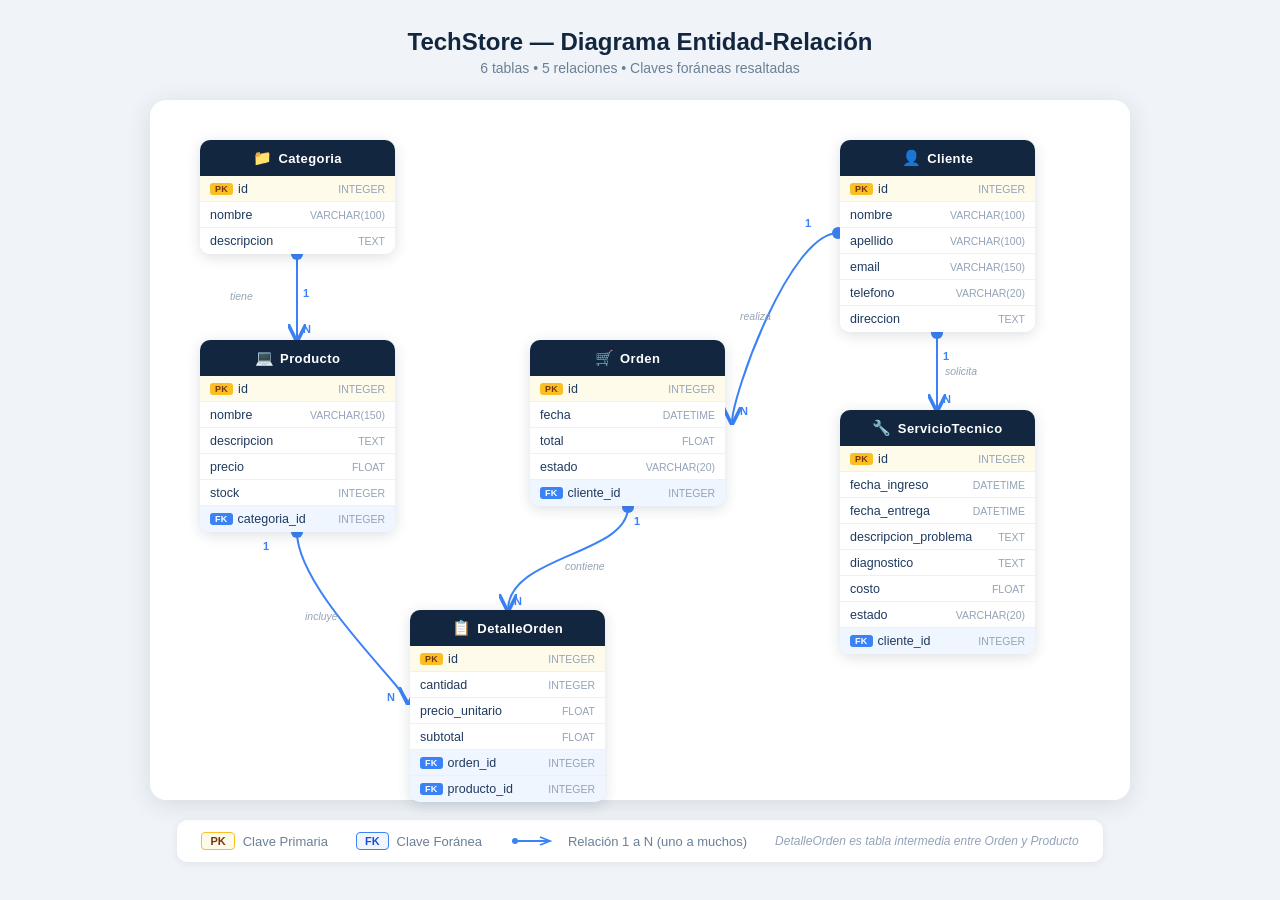
<file: diagrama_er.html>
<!DOCTYPE html>
<html lang="es">
<head>
  <meta charset="UTF-8">
  <title>TechStore — Diagrama Entidad-Relación</title>
  <style>
    * { box-sizing: border-box; margin: 0; padding: 0; }
    body {
      font-family: 'Segoe UI', sans-serif;
      background: #f0f4f8;
      min-height: 100vh;
      display: flex;
      flex-direction: column;
      align-items: center;
      padding: 28px 20px;
    }
    h1 { color: #12263f; font-size: 24px; font-weight: 800; margin-bottom: 4px; }
    .subtitle { color: #6b7f96; font-size: 14px; margin-bottom: 24px; }

    .card {
      background: white;
      border-radius: 16px;
      box-shadow: 0 4px 24px rgba(18,38,63,.12);
      padding: 0;
      overflow: visible;
    }

    /* ── Tablas ER ── */
    .er-table {
      position: absolute;
      width: 195px;
      border-radius: 10px;
      overflow: hidden;
      box-shadow: 0 3px 14px rgba(18,38,63,.15);
      font-size: 12.5px;
    }
    .er-header {
      background: #12263f;
      color: #fff;
      padding: 9px 12px;
      font-weight: 700;
      font-size: 13px;
      text-align: center;
      letter-spacing: .4px;
      display: flex;
      align-items: center;
      justify-content: center;
      gap: 6px;
    }
    .er-header .icon { font-size: 15px; }
    .er-row {
      padding: 5px 10px;
      border-bottom: 1px solid #edf0f5;
      background: #fff;
      display: flex;
      align-items: center;
      gap: 5px;
      height: 26px;
    }
    .er-row:last-child { border-bottom: none; }
    .er-row.pk { background: #fffbeb; }
    .er-row.fk { background: #eff6ff; }
    .badge {
      font-size: 9px;
      font-weight: 800;
      padding: 1px 5px;
      border-radius: 3px;
      flex-shrink: 0;
      letter-spacing: .3px;
    }
    .badge-pk { background: #fbbf24; color: #78350f; }
    .badge-fk { background: #3b82f6; color: #fff; }
    .fname { font-weight: 500; color: #1e3a5f; flex: 1; }
    .ftype { color: #94a3b8; font-size: 10.5px; }

    /* ── Leyenda ── */
    .legend {
      margin-top: 20px;
      display: flex;
      gap: 28px;
      align-items: center;
      font-size: 13px;
      color: #6b7f96;
      background: white;
      padding: 12px 24px;
      border-radius: 10px;
      box-shadow: 0 2px 8px rgba(0,0,0,.07);
    }
    .legend-item { display: flex; align-items: center; gap: 8px; }
    .legend-badge {
      padding: 2px 8px;
      border-radius: 4px;
      font-size: 11px;
      font-weight: 700;
    }
  </style>
</head>
<body>

  <h1>TechStore — Diagrama Entidad-Relación</h1>
  <p class="subtitle">6 tablas &bull; 5 relaciones &bull; Claves foráneas resaltadas</p>

  <div class="card" style="position:relative; width:980px; height:700px;">

    <!-- ══════════════════ SVG RELACIONES ══════════════════ -->
    <svg style="position:absolute;top:0;left:0;width:980px;height:700px;pointer-events:none;overflow:visible;">
      <defs>
        <!-- Flecha "muchos" -->
        <marker id="arr" markerWidth="9" markerHeight="9" refX="8" refY="4.5" orient="auto">
          <path d="M0,0 L9,4.5 L0,9" fill="none" stroke="#3b82f6" stroke-width="1.8" stroke-linejoin="round"/>
        </marker>
        <!-- Punto "uno" -->
        <marker id="dot" markerWidth="8" markerHeight="8" refX="4" refY="4" orient="auto">
          <circle cx="4" cy="4" r="3" fill="#3b82f6"/>
        </marker>
      </defs>

      <!-- ── 1) Categoria ──< Producto (vertical) ── -->
      <path d="M 147,154 L 147,240"
            fill="none" stroke="#3b82f6" stroke-width="2"
            marker-start="url(#dot)" marker-end="url(#arr)"/>
      <text x="153" y="197" font-size="11" fill="#3b82f6" font-weight="700">1</text>
      <text x="153" y="233" font-size="11" fill="#3b82f6" font-weight="700">N</text>

      <!-- ── 2) Cliente ──< Orden (curva) ── -->
      <path d="M 688,133 C 640,133 582,295 582,323"
            fill="none" stroke="#3b82f6" stroke-width="2"
            marker-start="url(#dot)" marker-end="url(#arr)"/>
      <text x="655" y="127" font-size="11" fill="#3b82f6" font-weight="700">1</text>
      <text x="590" y="315" font-size="11" fill="#3b82f6" font-weight="700">N</text>

      <!-- ── 3) Orden ──< DetalleOrden (curva) ── -->
      <path d="M 478,407 C 478,455 358,455 358,510"
            fill="none" stroke="#3b82f6" stroke-width="2"
            marker-start="url(#dot)" marker-end="url(#arr)"/>
      <text x="484" y="425" font-size="11" fill="#3b82f6" font-weight="700">1</text>
      <text x="364" y="505" font-size="11" fill="#3b82f6" font-weight="700">N</text>

      <!-- ── 4) Producto ──< DetalleOrden (curva) ── -->
      <path d="M 147,432 C 147,490 258,590 258,603"
            fill="none" stroke="#3b82f6" stroke-width="2"
            marker-start="url(#dot)" marker-end="url(#arr)"/>
      <text x="113" y="450" font-size="11" fill="#3b82f6" font-weight="700">1</text>
      <text x="237" y="601" font-size="11" fill="#3b82f6" font-weight="700">N</text>

      <!-- ── 5) Cliente ──< ServicioTecnico (vertical) ── -->
      <path d="M 787,233 L 787,310"
            fill="none" stroke="#3b82f6" stroke-width="2"
            marker-start="url(#dot)" marker-end="url(#arr)"/>
      <text x="793" y="260" font-size="11" fill="#3b82f6" font-weight="700">1</text>
      <text x="793" y="303" font-size="11" fill="#3b82f6" font-weight="700">N</text>

      <!-- Etiquetas de relación -->
      <text x="80" y="200" font-size="10.5" fill="#94a3b8" font-style="italic">tiene</text>
      <text x="590" y="220" font-size="10.5" fill="#94a3b8" font-style="italic">realiza</text>
      <text x="415" y="470" font-size="10.5" fill="#94a3b8" font-style="italic">contiene</text>
      <text x="155" y="520" font-size="10.5" fill="#94a3b8" font-style="italic">incluye</text>
      <text x="795" y="275" font-size="10.5" fill="#94a3b8" font-style="italic">solicita</text>
    </svg>

    <!-- ══════════════ TABLA: Categoria ══════════════ -->
    <!-- left=50, top=40, height=36+3*26=114 -->
    <div class="er-table" style="left:50px; top:40px;">
      <div class="er-header"><span class="icon">📁</span> Categoria</div>
      <div class="er-row pk">
        <span class="badge badge-pk">PK</span>
        <span class="fname">id</span><span class="ftype">INTEGER</span>
      </div>
      <div class="er-row">
        <span class="fname">nombre</span><span class="ftype">VARCHAR(100)</span>
      </div>
      <div class="er-row">
        <span class="fname">descripcion</span><span class="ftype">TEXT</span>
      </div>
    </div>

    <!-- ══════════════ TABLA: Producto ══════════════ -->
    <!-- left=50, top=240, height=36+6*26=192 -->
    <div class="er-table" style="left:50px; top:240px;">
      <div class="er-header"><span class="icon">💻</span> Producto</div>
      <div class="er-row pk">
        <span class="badge badge-pk">PK</span>
        <span class="fname">id</span><span class="ftype">INTEGER</span>
      </div>
      <div class="er-row">
        <span class="fname">nombre</span><span class="ftype">VARCHAR(150)</span>
      </div>
      <div class="er-row">
        <span class="fname">descripcion</span><span class="ftype">TEXT</span>
      </div>
      <div class="er-row">
        <span class="fname">precio</span><span class="ftype">FLOAT</span>
      </div>
      <div class="er-row">
        <span class="fname">stock</span><span class="ftype">INTEGER</span>
      </div>
      <div class="er-row fk">
        <span class="badge badge-fk">FK</span>
        <span class="fname">categoria_id</span><span class="ftype">INTEGER</span>
      </div>
    </div>

    <!-- ══════════════ TABLA: Cliente ══════════════ -->
    <!-- left=690, top=40, height=36+6*26=192 -->
    <div class="er-table" style="left:690px; top:40px;">
      <div class="er-header"><span class="icon">👤</span> Cliente</div>
      <div class="er-row pk">
        <span class="badge badge-pk">PK</span>
        <span class="fname">id</span><span class="ftype">INTEGER</span>
      </div>
      <div class="er-row">
        <span class="fname">nombre</span><span class="ftype">VARCHAR(100)</span>
      </div>
      <div class="er-row">
        <span class="fname">apellido</span><span class="ftype">VARCHAR(100)</span>
      </div>
      <div class="er-row">
        <span class="fname">email</span><span class="ftype">VARCHAR(150)</span>
      </div>
      <div class="er-row">
        <span class="fname">telefono</span><span class="ftype">VARCHAR(20)</span>
      </div>
      <div class="er-row">
        <span class="fname">direccion</span><span class="ftype">TEXT</span>
      </div>
    </div>

    <!-- ══════════════ TABLA: Orden ══════════════ -->
    <!-- left=380, top=240, height=36+5*26=166 -->
    <div class="er-table" style="left:380px; top:240px;">
      <div class="er-header"><span class="icon">🛒</span> Orden</div>
      <div class="er-row pk">
        <span class="badge badge-pk">PK</span>
        <span class="fname">id</span><span class="ftype">INTEGER</span>
      </div>
      <div class="er-row">
        <span class="fname">fecha</span><span class="ftype">DATETIME</span>
      </div>
      <div class="er-row">
        <span class="fname">total</span><span class="ftype">FLOAT</span>
      </div>
      <div class="er-row">
        <span class="fname">estado</span><span class="ftype">VARCHAR(20)</span>
      </div>
      <div class="er-row fk">
        <span class="badge badge-fk">FK</span>
        <span class="fname">cliente_id</span><span class="ftype">INTEGER</span>
      </div>
    </div>

    <!-- ══════════════ TABLA: DetalleOrden ══════════════ -->
    <!-- left=260, top=510, height=36+6*26=192 -->
    <div class="er-table" style="left:260px; top:510px;">
      <div class="er-header"><span class="icon">📋</span> DetalleOrden</div>
      <div class="er-row pk">
        <span class="badge badge-pk">PK</span>
        <span class="fname">id</span><span class="ftype">INTEGER</span>
      </div>
      <div class="er-row">
        <span class="fname">cantidad</span><span class="ftype">INTEGER</span>
      </div>
      <div class="er-row">
        <span class="fname">precio_unitario</span><span class="ftype">FLOAT</span>
      </div>
      <div class="er-row">
        <span class="fname">subtotal</span><span class="ftype">FLOAT</span>
      </div>
      <div class="er-row fk">
        <span class="badge badge-fk">FK</span>
        <span class="fname">orden_id</span><span class="ftype">INTEGER</span>
      </div>
      <div class="er-row fk">
        <span class="badge badge-fk">FK</span>
        <span class="fname">producto_id</span><span class="ftype">INTEGER</span>
      </div>
    </div>

    <!-- ══════════════ TABLA: ServicioTecnico ══════════════ -->
    <!-- left=690, top=310, height=36+8*26=244 -->
    <div class="er-table" style="left:690px; top:310px;">
      <div class="er-header"><span class="icon">🔧</span> ServicioTecnico</div>
      <div class="er-row pk">
        <span class="badge badge-pk">PK</span>
        <span class="fname">id</span><span class="ftype">INTEGER</span>
      </div>
      <div class="er-row">
        <span class="fname">fecha_ingreso</span><span class="ftype">DATETIME</span>
      </div>
      <div class="er-row">
        <span class="fname">fecha_entrega</span><span class="ftype">DATETIME</span>
      </div>
      <div class="er-row">
        <span class="fname">descripcion_problema</span><span class="ftype">TEXT</span>
      </div>
      <div class="er-row">
        <span class="fname">diagnostico</span><span class="ftype">TEXT</span>
      </div>
      <div class="er-row">
        <span class="fname">costo</span><span class="ftype">FLOAT</span>
      </div>
      <div class="er-row">
        <span class="fname">estado</span><span class="ftype">VARCHAR(20)</span>
      </div>
      <div class="er-row fk">
        <span class="badge badge-fk">FK</span>
        <span class="fname">cliente_id</span><span class="ftype">INTEGER</span>
      </div>
    </div>

  </div><!-- /card -->

  <!-- Leyenda -->
  <div class="legend">
    <div class="legend-item">
      <span class="legend-badge" style="background:#fffbeb;border:1px solid #fbbf24;color:#78350f;">PK</span>
      Clave Primaria
    </div>
    <div class="legend-item">
      <span class="legend-badge" style="background:#eff6ff;border:1px solid #3b82f6;color:#1d4ed8;">FK</span>
      Clave Foránea
    </div>
    <div class="legend-item">
      <svg width="50" height="14">
        <circle cx="5" cy="7" r="3" fill="#3b82f6"/>
        <line x1="8" y1="7" x2="38" y2="7" stroke="#3b82f6" stroke-width="2"/>
        <path d="M30,3 L40,7 L30,11" fill="none" stroke="#3b82f6" stroke-width="1.8"/>
      </svg>
      Relación 1 a N (uno a muchos)
    </div>
    <div class="legend-item" style="color:#94a3b8; font-style:italic; font-size:12px;">
      DetalleOrden es tabla intermedia entre Orden y Producto
    </div>
  </div>

</body>
</html>
</file>
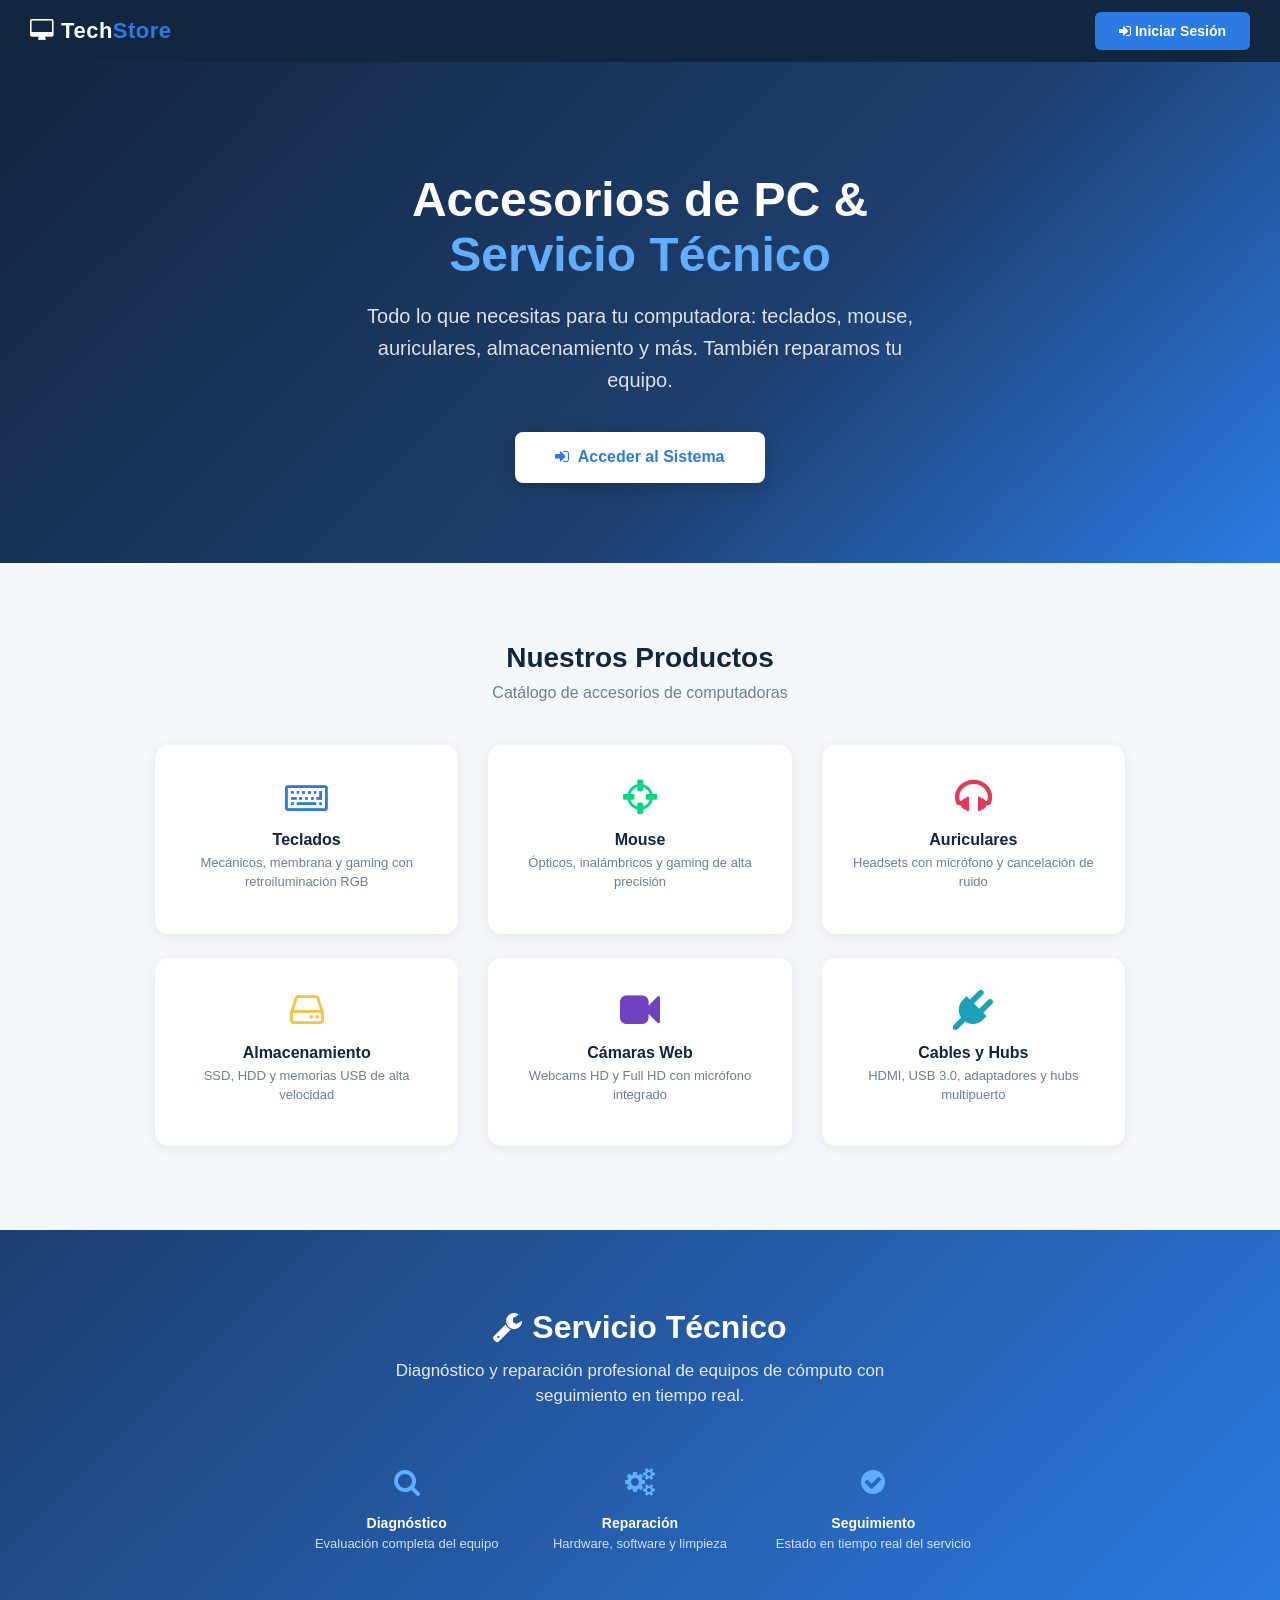
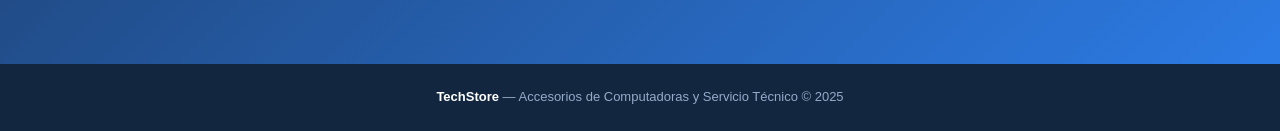
<file: app/templates/landing.html>
<!DOCTYPE html>
<html lang="es">
<head>
  <meta charset="UTF-8">
  <meta name="viewport" content="width=device-width, initial-scale=1">
  <title>TechStore — Accesorios y Servicio Técnico</title>
  <link rel="stylesheet" href="https://maxcdn.bootstrapcdn.com/bootstrap/3.4.1/css/bootstrap.min.css">
  <link rel="stylesheet" href="https://cdnjs.cloudflare.com/ajax/libs/font-awesome/4.7.0/css/font-awesome.min.css">
  <style>
    * { box-sizing: border-box; margin: 0; padding: 0; }
    body { font-family: 'Segoe UI', sans-serif; background: #f5f8fb; color: #12263f; }

    /* ── Navbar ── */
    .top-bar {
      background: #12263f;
      padding: 0 30px;
      display: flex;
      align-items: center;
      justify-content: space-between;
      height: 62px;
      box-shadow: 0 2px 8px rgba(0,0,0,.3);
    }
    .top-bar .brand { color: #fff; font-size: 22px; font-weight: 700; letter-spacing: .5px; text-decoration: none; }
    .top-bar .brand span { color: #2c7be5; }
    .btn-login {
      background: #2c7be5; color: #fff !important; border: none;
      padding: 9px 24px; border-radius: 6px; font-weight: 600;
      text-decoration: none; font-size: 14px; transition: background .2s;
    }
    .btn-login:hover { background: #1a5fc8; color: #fff; }

    /* ── Hero ── */
    .hero {
      background: linear-gradient(135deg, #12263f 0%, #1e3f6e 60%, #2c7be5 100%);
      color: #fff;
      padding: 90px 30px 80px;
      text-align: center;
    }
    .hero h1 { font-size: 48px; font-weight: 800; margin-bottom: 18px; line-height: 1.15; }
    .hero h1 span { color: #60aeff; }
    .hero p { font-size: 20px; opacity: .85; max-width: 580px; margin: 0 auto 36px; line-height: 1.6; }
    .hero .btn-hero {
      background: #fff; color: #2c7be5; font-weight: 700;
      padding: 14px 40px; border-radius: 8px; font-size: 16px;
      text-decoration: none; display: inline-block;
      box-shadow: 0 4px 18px rgba(0,0,0,.2); transition: transform .2s;
    }
    .hero .btn-hero:hover { transform: translateY(-3px); color: #1a5fc8; }

    /* ── Categorías ── */
    .section { padding: 60px 30px; }
    .section-title { text-align: center; font-size: 28px; font-weight: 700; margin-bottom: 8px; color: #12263f; }
    .section-sub { text-align: center; color: #6b7f96; margin-bottom: 40px; font-size: 16px; }

    .cat-card {
      background: #fff;
      border-radius: 14px;
      padding: 32px 20px;
      text-align: center;
      box-shadow: 0 2px 12px rgba(18,38,63,.08);
      margin-bottom: 24px;
      transition: transform .2s, box-shadow .2s;
    }
    .cat-card:hover { transform: translateY(-5px); box-shadow: 0 8px 24px rgba(44,123,229,.15); }
    .cat-card i { font-size: 40px; margin-bottom: 14px; display: block; }
    .cat-card h4 { font-weight: 700; font-size: 16px; margin-bottom: 6px; }
    .cat-card p { color: #6b7f96; font-size: 13px; }

    /* ── Servicio técnico ── */
    .service-section {
      background: linear-gradient(135deg, #1e3f6e, #2c7be5);
      color: #fff;
      padding: 60px 30px;
      text-align: center;
    }
    .service-section h2 { font-size: 32px; font-weight: 700; margin-bottom: 14px; }
    .service-section p { font-size: 17px; opacity: .88; max-width: 560px; margin: 0 auto 30px; }
    .service-item { margin-bottom: 20px; }
    .service-item i { font-size: 28px; margin-bottom: 10px; color: #60aeff; }
    .service-item h5 { font-weight: 700; margin-bottom: 4px; }
    .service-item p { font-size: 13px; opacity: .8; }

    /* ── Footer ── */
    footer {
      background: #12263f;
      color: #95aac9;
      text-align: center;
      padding: 24px;
      font-size: 13px;
    }
    footer strong { color: #fff; }
  </style>
</head>
<body>

  <!-- Navbar -->
  <div class="top-bar">
    <a class="brand" href="/"><i class="fa fa-desktop"></i> Tech<span>Store</span></a>
    <a href="/login" class="btn-login"><i class="fa fa-sign-in"></i> Iniciar Sesión</a>
  </div>

  <!-- Hero -->
  <div class="hero">
    <h1>Accesorios de PC &amp;<br><span>Servicio Técnico</span></h1>
    <p>Todo lo que necesitas para tu computadora: teclados, mouse, auriculares, almacenamiento y más. También reparamos tu equipo.</p>
    <a href="/login" class="btn-hero"><i class="fa fa-sign-in"></i> &nbsp;Acceder al Sistema</a>
  </div>

  <!-- Categorías -->
  <div class="section" style="background:#f5f8fb;">
    <h2 class="section-title">Nuestros Productos</h2>
    <p class="section-sub">Catálogo de accesorios de computadoras</p>
    <div class="container-fluid">
      <div class="row" style="max-width:1000px; margin:0 auto;">
        <div class="col-md-4 col-sm-6">
          <div class="cat-card">
            <i class="fa fa-keyboard-o" style="color:#2c7be5;"></i>
            <h4>Teclados</h4>
            <p>Mecánicos, membrana y gaming con retroiluminación RGB</p>
          </div>
        </div>
        <div class="col-md-4 col-sm-6">
          <div class="cat-card">
            <i class="fa fa-crosshairs" style="color:#00d97e;"></i>
            <h4>Mouse</h4>
            <p>Ópticos, inalámbricos y gaming de alta precisión</p>
          </div>
        </div>
        <div class="col-md-4 col-sm-6">
          <div class="cat-card">
            <i class="fa fa-headphones" style="color:#e63757;"></i>
            <h4>Auriculares</h4>
            <p>Headsets con micrófono y cancelación de ruido</p>
          </div>
        </div>
        <div class="col-md-4 col-sm-6">
          <div class="cat-card">
            <i class="fa fa-hdd-o" style="color:#f6c343;"></i>
            <h4>Almacenamiento</h4>
            <p>SSD, HDD y memorias USB de alta velocidad</p>
          </div>
        </div>
        <div class="col-md-4 col-sm-6">
          <div class="cat-card">
            <i class="fa fa-video-camera" style="color:#6f42c1;"></i>
            <h4>Cámaras Web</h4>
            <p>Webcams HD y Full HD con micrófono integrado</p>
          </div>
        </div>
        <div class="col-md-4 col-sm-6">
          <div class="cat-card">
            <i class="fa fa-plug" style="color:#17a2b8;"></i>
            <h4>Cables y Hubs</h4>
            <p>HDMI, USB 3.0, adaptadores y hubs multipuerto</p>
          </div>
        </div>
      </div>
    </div>
  </div>

  <!-- Servicio Técnico -->
  <div class="service-section">
    <h2><i class="fa fa-wrench"></i> Servicio Técnico</h2>
    <p>Diagnóstico y reparación profesional de equipos de cómputo con seguimiento en tiempo real.</p>
    <div class="container-fluid">
      <div class="row" style="max-width:700px; margin:30px auto 0;">
        <div class="col-sm-4 service-item">
          <i class="fa fa-search"></i>
          <h5>Diagnóstico</h5>
          <p>Evaluación completa del equipo</p>
        </div>
        <div class="col-sm-4 service-item">
          <i class="fa fa-cogs"></i>
          <h5>Reparación</h5>
          <p>Hardware, software y limpieza</p>
        </div>
        <div class="col-sm-4 service-item">
          <i class="fa fa-check-circle"></i>
          <h5>Seguimiento</h5>
          <p>Estado en tiempo real del servicio</p>
        </div>
      </div>
    </div>
  </div>

  <!-- Footer -->
  <footer>
    <strong>TechStore</strong> &mdash; Accesorios de Computadoras y Servicio Técnico &copy; 2025
  </footer>

</body>
</html>
</file>
